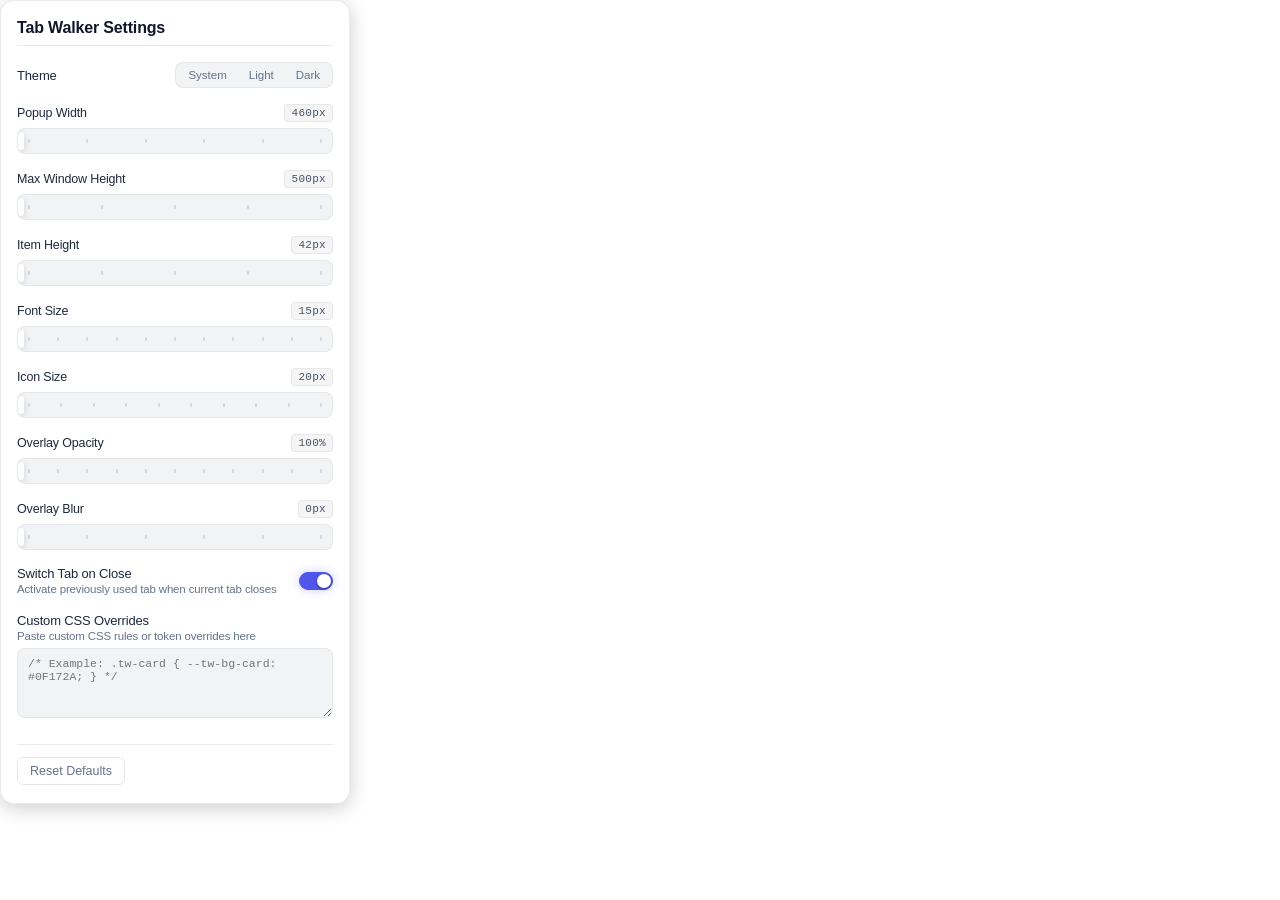
<file: chrome-extension/settings/index.html>
<!DOCTYPE html>
<html lang="en">
<head>
  <meta charset="UTF-8">
  <title>Tab Walker Settings</title>
  <link rel="stylesheet" href="style.css">
</head>
<body data-theme="light">
  <div class="settings-container">
    <header class="header">
      <h2>Tab Walker Settings</h2>
    </header>

    <form id="settings-form" class="settings-form">
      <!-- Theme Selection -->
      <div class="setting-row">
        <label class="setting-label">Theme</label>
        <div class="segmented-control" id="theme-button-group" role="radiogroup" aria-label="Theme Selection">
          <button type="button" class="segmented-btn" data-value="system" role="radio" aria-checked="false">System</button>
          <button type="button" class="segmented-btn" data-value="light" role="radio" aria-checked="false">Light</button>
          <button type="button" class="segmented-btn" data-value="dark" role="radio" aria-checked="false">Dark</button>
          <input type="hidden" id="theme" value="system">
        </div>
      </div>

      <!-- Popup Width -->
      <div class="slider-group" data-unit="px">
        <div class="slider-header">
          <label for="popupWidth" class="slider-label">Popup Width</label>
          <span class="slider-badge" id="popupWidth-badge">460px</span>
        </div>
        <div class="capsule-track-wrapper">
          <input type="range" id="popupWidth" min="300" max="800" step="25" value="460" class="capsule-range-input">
          <div class="capsule-track">
            <div class="capsule-fill" id="popupWidth-fill"></div>
            <div class="ticks-container" id="popupWidth-ticks"></div>
            <div class="capsule-thumb" id="popupWidth-thumb"></div>
          </div>
        </div>
      </div>

      <!-- Max Window Height -->
      <div class="slider-group" data-unit="px">
        <div class="slider-header">
          <label for="windowHeight" class="slider-label">Max Window Height</label>
          <span class="slider-badge" id="windowHeight-badge">500px</span>
        </div>
        <div class="capsule-track-wrapper">
          <input type="range" id="windowHeight" min="200" max="900" step="25" value="500" class="capsule-range-input">
          <div class="capsule-track">
            <div class="capsule-fill" id="windowHeight-fill"></div>
            <div class="ticks-container" id="windowHeight-ticks"></div>
            <div class="capsule-thumb" id="windowHeight-thumb"></div>
          </div>
        </div>
      </div>

      <!-- Item Height -->
      <div class="slider-group" data-unit="px">
        <div class="slider-header">
          <label for="tabHeight" class="slider-label">Item Height</label>
          <span class="slider-badge" id="tabHeight-badge">42px</span>
        </div>
        <div class="capsule-track-wrapper">
          <input type="range" id="tabHeight" min="28" max="60" step="2" value="42" class="capsule-range-input">
          <div class="capsule-track">
            <div class="capsule-fill" id="tabHeight-fill"></div>
            <div class="ticks-container" id="tabHeight-ticks"></div>
            <div class="capsule-thumb" id="tabHeight-thumb"></div>
          </div>
        </div>
      </div>

      <!-- Font Size -->
      <div class="slider-group" data-unit="px">
        <div class="slider-header">
          <label for="fontSize" class="slider-label">Font Size</label>
          <span class="slider-badge" id="fontSize-badge">15px</span>
        </div>
        <div class="capsule-track-wrapper">
          <input type="range" id="fontSize" min="12" max="22" step="1" value="15" class="capsule-range-input">
          <div class="capsule-track">
            <div class="capsule-fill" id="fontSize-fill"></div>
            <div class="ticks-container" id="fontSize-ticks"></div>
            <div class="capsule-thumb" id="fontSize-thumb"></div>
          </div>
        </div>
      </div>

      <!-- Icon Size -->
      <div class="slider-group" data-unit="px">
        <div class="slider-header">
          <label for="iconSize" class="slider-label">Icon Size</label>
          <span class="slider-badge" id="iconSize-badge">20px</span>
        </div>
        <div class="capsule-track-wrapper">
          <input type="range" id="iconSize" min="14" max="32" step="2" value="20" class="capsule-range-input">
          <div class="capsule-track">
            <div class="capsule-fill" id="iconSize-fill"></div>
            <div class="ticks-container" id="iconSize-ticks"></div>
            <div class="capsule-thumb" id="iconSize-thumb"></div>
          </div>
        </div>
      </div>

      <!-- Opacity -->
      <div class="slider-group" data-unit="%">
        <div class="slider-header">
          <label for="opacity" class="slider-label">Overlay Opacity</label>
          <span class="slider-badge" id="opacity-badge">100%</span>
        </div>
        <div class="capsule-track-wrapper">
          <input type="range" id="opacity" min="50" max="100" step="5" value="100" class="capsule-range-input">
          <div class="capsule-track">
            <div class="capsule-fill" id="opacity-fill"></div>
            <div class="ticks-container" id="opacity-ticks"></div>
            <div class="capsule-thumb" id="opacity-thumb"></div>
          </div>
        </div>
      </div>

      <!-- Overlay Blur -->
      <div class="slider-group" data-unit="px">
        <div class="slider-header">
          <label for="overlayBlur" class="slider-label">Overlay Blur</label>
          <span class="slider-badge" id="overlayBlur-badge">0px</span>
        </div>
        <div class="capsule-track-wrapper">
          <input type="range" id="overlayBlur" min="0" max="20" step="1" value="0" class="capsule-range-input">
          <div class="capsule-track">
            <div class="capsule-fill" id="overlayBlur-fill"></div>
            <div class="ticks-container" id="overlayBlur-ticks"></div>
            <div class="capsule-thumb" id="overlayBlur-thumb"></div>
          </div>
        </div>
      </div>

      <!-- Switch on close -->
      <div class="setting-row">
        <label for="isSwitchingToPreviouslyUsedTab" class="setting-label">
          <span>Switch Tab on Close</span>
          <small>Activate previously used tab when current tab closes</small>
        </label>
        <div class="craft-toggle-wrapper">
          <input type="checkbox" id="isSwitchingToPreviouslyUsedTab" class="craft-toggle-input" role="switch" aria-checked="true" checked>
          <div class="craft-toggle-track">
            <div class="craft-toggle-thumb"></div>
          </div>
        </div>
      </div>

      <!-- Custom CSS Overrides -->
      <div class="custom-css-group">
        <label for="customCss" class="setting-label">
          <span>Custom CSS Overrides</span>
          <small>Paste custom CSS rules or token overrides here</small>
        </label>
        <textarea id="customCss" class="custom-css-textarea" placeholder="/* Example: .tw-card { --tw-bg-card: #0F172A; } */" rows="4"></textarea>
      </div>

      <!-- Actions -->
      <div class="actions">
        <button type="button" id="reset-btn" class="btn btn-secondary">Reset Defaults</button>
        <span id="save-status" class="save-status">Saved!</span>
      </div>
    </form>
  </div>

  <script src="index.js"></script>
</body>
</html>
</file>
<file: chrome-extension/settings/style.css>
* {
  box-sizing: border-box;
}

:root,
[data-theme="light"] {
  /* Radii */
  --radius-outer: 14px;
  --radius-track: 8px;
  --radius-thumb: 3px;
  --radius-badge: 4px;
  --radius-btn: 6px;
  --radius-tick: 1px;
  --radius-toggle-track: 999px;
  --radius-toggle-thumb: 50%;

  /* Light Theme Color Tokens */
  --bg-surface: #FFFFFF;
  --border-surface: rgba(0, 0, 0, 0.08);
  --text-primary: #0F172A;
  --text-secondary: #64748B;
  --text-label: #1E293B;

  --track-bg: #F1F3F5;
  --track-border: rgba(0, 0, 0, 0.05);
  --fill-bg: rgba(79, 86, 233, 0.18);
  --thumb-bg: #FFFFFF;
  --thumb-shadow: 0 2px 6px rgba(0, 0, 0, 0.15);
  --tick-bg: rgba(0, 0, 0, 0.12);

  --badge-bg: rgba(0, 0, 0, 0.04);
  --badge-color: #475569;
  --badge-border: rgba(0, 0, 0, 0.06);

  --toggle-track-bg: #E2E8F0;
  --toggle-track-border: rgba(0, 0, 0, 0.08);
  --toggle-active-bg: #4F56E9;
  --toggle-glow: rgba(79, 86, 233, 0.3);

  --btn-border: rgba(0, 0, 0, 0.1);
  --btn-text: #64748B;
  --btn-hover-bg: rgba(0, 0, 0, 0.04);
}

body.dark-theme,
[data-theme="dark"] {
  /* Dark Theme Color Tokens */
  --bg-surface: #111215;
  --border-surface: rgba(255, 255, 255, 0.08);
  --text-primary: #FFFFFF;
  --text-secondary: #6C707E;
  --text-label: #E4E5EB;

  --track-bg: #18191E;
  --track-border: rgba(255, 255, 255, 0.04);
  --fill-bg: rgba(255, 255, 255, 0.08);
  --thumb-bg: #E8EAEE;
  --thumb-shadow: 0 2px 6px rgba(0, 0, 0, 0.6);
  --tick-bg: rgba(255, 255, 255, 0.12);

  --badge-bg: rgba(255, 255, 255, 0.05);
  --badge-color: #8C909F;
  --badge-border: rgba(255, 255, 255, 0.06);

  --toggle-track-bg: #22242A;
  --toggle-track-border: rgba(255, 255, 255, 0.08);
  --toggle-active-bg: #4F56E9;
  --toggle-glow: rgba(79, 86, 233, 0.35);

  --btn-border: rgba(255, 255, 255, 0.08);
  --btn-text: #8A8E9B;
  --btn-hover-bg: rgba(255, 255, 255, 0.04);
}

body {
  margin: 0;
  padding: 0;
  font-family: -apple-system, BlinkMacSystemFont, "SF Pro Text", Inter, sans-serif;
  letter-spacing: -0.01em;
  background-color: var(--bg-surface);
  color: var(--text-primary);
  width: 350px;
  user-select: none;
  transition: background-color 0.2s ease, color 0.2s ease;
}

.settings-container {
  padding: 18px 16px;
  background-color: var(--bg-surface);
  border: 1px solid var(--border-surface);
  border-radius: var(--radius-outer);
  box-shadow: 0 4px 20px rgba(0, 0, 0, 0.2);
}

.header {
  margin-bottom: 16px;
  border-bottom: 1px solid var(--border-surface);
  padding-bottom: 8px;
}

.header h2 {
  margin: 0;
  font-size: 16px;
  font-weight: 600;
  color: var(--text-primary);
}

.settings-form {
  display: flex;
  flex-direction: column;
  gap: 16px;
}

.setting-row {
  display: flex;
  justify-content: space-between;
  align-items: center;
  gap: 12px;
}

.setting-label {
  display: flex;
  flex-direction: column;
  font-size: 13px;
  font-weight: 500;
  color: var(--text-label);
  flex: 1;
  cursor: pointer;
}

.setting-label small {
  font-size: 11.5px;
  color: var(--text-secondary);
  font-weight: normal;
  margin-top: 2px;
}

/* Segmented Button Group Component */
.segmented-control {
  display: inline-flex;
  align-items: stretch;
  height: 26px;
  box-sizing: border-box;
  background: var(--track-bg);
  border: 1px solid var(--track-border);
  border-radius: var(--radius-track);
  padding: 2px;
  gap: 2px;
  position: relative;
  user-select: none;
}

.segmented-btn {
  display: inline-flex;
  align-items: center;
  justify-content: center;
  height: 100%;
  box-sizing: border-box;
  background: transparent;
  border: none;
  outline: none;
  font-family: inherit;
  font-size: 11.5px;
  font-weight: 500;
  color: var(--text-secondary);
  padding: 0 10px;
  border-radius: calc(var(--radius-track) - 2px);
  cursor: pointer;
  transition: all 0.15s cubic-bezier(0.16, 1, 0.3, 1);
  white-space: nowrap;
}

.segmented-btn.active,
.segmented-btn[aria-checked="true"] {
  background: var(--bg-surface);
  color: var(--text-primary);
  box-shadow: 0 1px 3px rgba(0, 0, 0, 0.12), 0 1px 2px rgba(0, 0, 0, 0.08);
  font-weight: 600;
}

body.dark-theme .segmented-btn.active,
body.dark-theme .segmented-btn[aria-checked="true"],
[data-theme="dark"] .segmented-btn.active,
[data-theme="dark"] .segmented-btn[aria-checked="true"] {
  background: #252830;
  color: #FFFFFF;
  box-shadow: 0 1px 4px rgba(0, 0, 0, 0.5);
}

.segmented-btn:focus-visible {
  outline: 2px solid var(--toggle-active-bg);
  outline-offset: 1px;
}

/* Craft Toggle Switch Component */
.craft-toggle-wrapper {
  position: relative;
  width: 34px;
  height: 18px;
  flex-shrink: 0;
}

.craft-toggle-input {
  position: absolute;
  top: 0;
  left: 0;
  width: 100%;
  height: 100%;
  opacity: 0;
  cursor: pointer;
  margin: 0;
  z-index: 3;
}

.craft-toggle-track {
  position: absolute;
  top: 0;
  left: 0;
  right: 0;
  bottom: 0;
  border-radius: var(--radius-toggle-track);
  background: var(--toggle-track-bg);
  border: 1px solid var(--toggle-track-border);
  box-sizing: border-box;
  pointer-events: none;
  transition: background-color 0.2s cubic-bezier(0.16, 1, 0.3, 1), border-color 0.2s ease, box-shadow 0.2s ease;
}

.craft-toggle-thumb {
  position: absolute;
  top: 1px;
  left: 1px;
  width: 14px;
  height: 14px;
  border-radius: var(--radius-toggle-thumb);
  background: #FFFFFF;
  box-shadow: 0 1px 3px rgba(0, 0, 0, 0.4);
  transition: transform 0.2s cubic-bezier(0.16, 1, 0.3, 1), background-color 0.2s ease;
  pointer-events: none;
}

.craft-toggle-input:checked ~ .craft-toggle-track {
  background: var(--toggle-active-bg);
  border-color: var(--toggle-active-bg);
  box-shadow: 0 0 10px var(--toggle-glow);
}

.craft-toggle-input:checked ~ .craft-toggle-track .craft-toggle-thumb {
  transform: translateX(16px);
}

/* Tactile Feel / Active Click Stretch */
.craft-toggle-input:active ~ .craft-toggle-track .craft-toggle-thumb {
  transform: scaleX(1.15);
}

.craft-toggle-input:checked:active ~ .craft-toggle-track .craft-toggle-thumb {
  transform: translateX(16px) scaleX(1.15);
}

.craft-toggle-input:focus-visible ~ .craft-toggle-track {
  outline: 2px solid var(--toggle-active-bg);
  outline-offset: 2px;
}

/* Stepped Capsule Slider Styling */
.slider-group {
  display: flex;
  flex-direction: column;
  gap: 6px;
}

.slider-header {
  display: flex;
  justify-content: space-between;
  align-items: center;
}

.slider-label {
  font-size: 12.5px;
  font-weight: 500;
  color: var(--text-label);
  cursor: pointer;
}

.slider-badge {
  font-size: 11px;
  font-family: SFMono-Regular, Consolas, "Liberation Mono", Menlo, Courier, monospace;
  font-variant-numeric: tabular-nums;
  background: var(--badge-bg);
  color: var(--badge-color);
  border: 1px solid var(--badge-border);
  padding: 2px 6px;
  border-radius: var(--radius-badge);
  letter-spacing: 0.3px;
}

.capsule-track-wrapper {
  position: relative;
  width: 100%;
  height: 26px;
}

.capsule-range-input {
  position: absolute;
  top: 0;
  left: 0;
  width: 100%;
  height: 100%;
  opacity: 0;
  cursor: pointer;
  margin: 0;
  z-index: 3;
}

.capsule-track {
  position: absolute;
  top: 0;
  left: 0;
  right: 0;
  bottom: 0;
  border-radius: var(--radius-track);
  background: var(--track-bg);
  border: 1px solid var(--track-border);
  box-sizing: border-box;
  pointer-events: none;
  overflow: hidden;
  transition: background-color 0.2s ease, border-color 0.2s ease;
}

.capsule-fill {
  position: absolute;
  top: 0;
  left: 0;
  bottom: 0;
  width: 0%;
  border-radius: var(--radius-track) 0 0 var(--radius-track);
  background: var(--fill-bg);
  transition: width 0.05s ease-out, background-color 0.2s ease;
  pointer-events: none;
  z-index: 1;
}

.ticks-container {
  position: absolute;
  top: 0;
  left: 10px;
  right: 10px;
  bottom: 0;
  display: flex;
  justify-content: space-between;
  align-items: center;
  pointer-events: none;
  z-index: 2;
}

.tick-mark {
  width: 2px;
  height: 4px;
  background: var(--tick-bg);
  border-radius: var(--radius-tick);
  flex-shrink: 0;
}

.capsule-thumb {
  position: absolute;
  top: 50%;
  width: 6px;
  height: 18px;
  border-radius: var(--radius-thumb);
  background: var(--thumb-bg);
  box-shadow: var(--thumb-shadow);
  transform: translateY(-50%);
  transition: transform 0.15s ease, background-color 0.15s ease;
  pointer-events: none;
  z-index: 3;
}

/* Micro-interactions */
.capsule-track-wrapper:hover .capsule-thumb {
  transform: translateY(-50%) scaleY(1.1);
}

.capsule-range-input:active ~ .capsule-track .capsule-thumb {
  transform: translateY(-50%) scale(0.9, 1.15);
}

/* Custom CSS Overrides Group */
.custom-css-group {
  display: flex;
  flex-direction: column;
  gap: 6px;
  margin-top: 2px;
}

.custom-css-textarea {
  width: 100%;
  min-height: 70px;
  padding: 8px 10px;
  font-family: SFMono-Regular, Consolas, "Liberation Mono", Menlo, Courier, monospace;
  font-size: 11.5px;
  border-radius: var(--radius-track);
  border: 1px solid var(--track-border);
  background: var(--track-bg);
  color: var(--text-primary);
  outline: none;
  resize: vertical;
  transition: border-color 0.15s ease, box-shadow 0.15s ease;
}

.custom-css-textarea:focus {
  border-color: var(--toggle-active-bg);
  box-shadow: 0 0 0 2px var(--toggle-glow);
}

.actions {
  margin-top: 10px;
  padding-top: 12px;
  border-top: 1px solid var(--border-surface);
  display: flex;
  align-items: center;
  justify-content: space-between;
}

.btn {
  padding: 6px 12px;
  border-radius: var(--radius-btn);
  font-size: 12.5px;
  font-weight: 500;
  cursor: pointer;
  border: 1px solid var(--btn-border);
  background: transparent;
  color: var(--btn-text);
  transition: all 0.15s ease;
}

.btn-secondary:hover {
  background-color: var(--btn-hover-bg);
}

.save-status {
  font-size: 12px;
  color: #1e8e3e;
  font-weight: 500;
  opacity: 0;
  transition: opacity 0.2s ease;
}

.save-status.show {
  opacity: 1;
}
</file>
